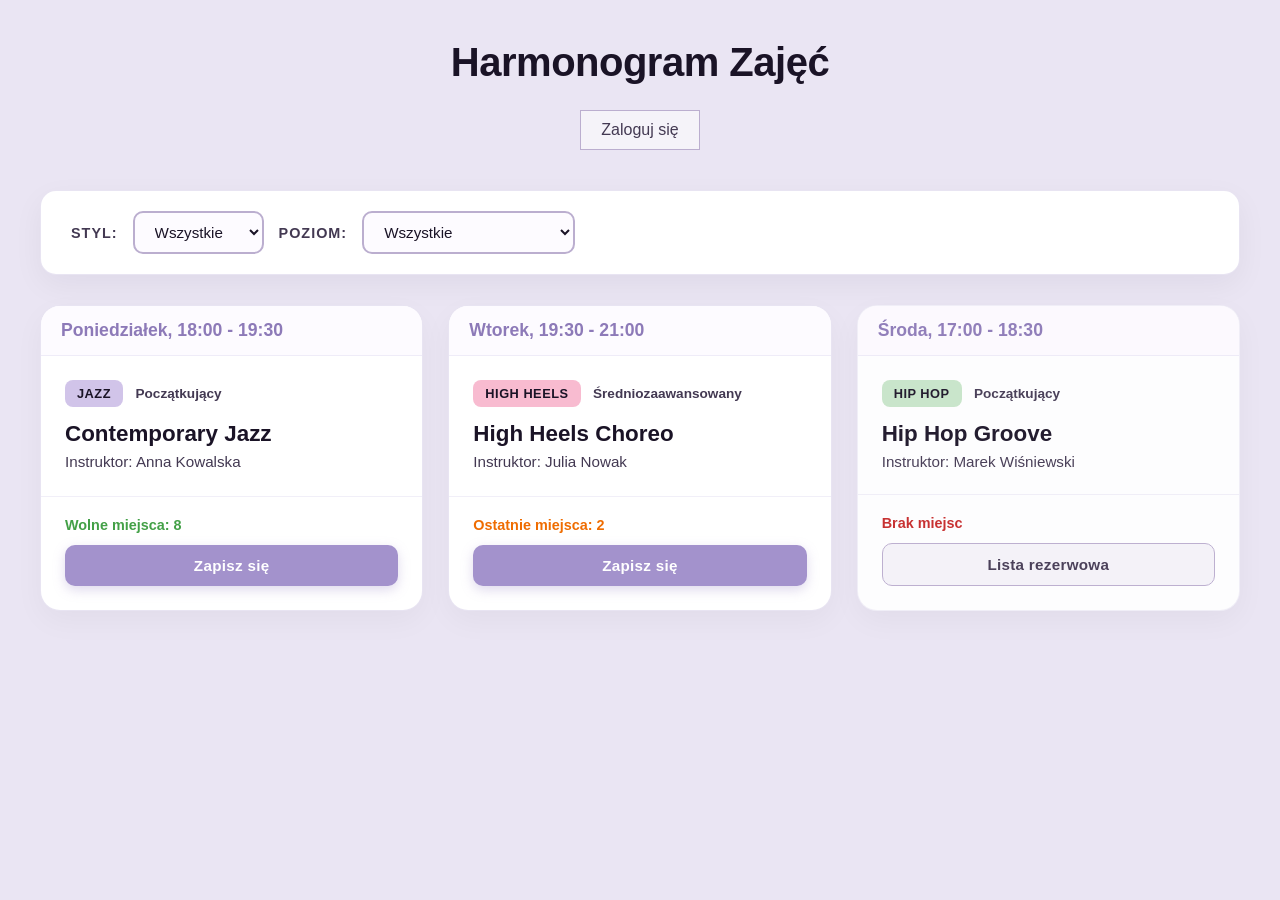
<file: frontend/index.html>
<!DOCTYPE html>
<html lang="pl">

<head>
    <meta charset="UTF-8">
    <meta name="viewport" content="width=device-width, initial-scale=1.0">
    <title>Harmonogram Zajęć - Szkoła Tańca</title>
    <link rel="stylesheet" href="style.css">
    <style>
        .header-container {
            display: flex;
            flex-direction: column;
            align-items: center;
            gap: 15px;
            margin-bottom: 40px;
        }

        #auth-nav {
            display: flex;
            align-items: center;
            gap: 15px;
        }

        .user-welcome {
            font-size: 1.05rem;
            font-weight: 600;
            color: var(--text-main);
        }

        #auth-nav .btn-secondary,
        #auth-nav button {
            width: auto;
            display: inline-block;
            padding: 10px 20px;
            text-decoration: none;
        }
    </style>
</head>

<body>

    <div class="container">
        <header class="header-container">
            <div>
                <h1>Harmonogram Zajęć</h1>
            </div>
            <div id="auth-nav">
                <a href="login.html" class="btn-secondary">Zaloguj się</a>
            </div>
        </header>

        <section class="filters-section">
            <label for="style-filter">Styl:</label>
            <select id="style-filter">
                <option value="all">Wszystkie</option>
                <option value="jazz">Jazz</option>
                <option value="high-heels">High Heels</option>
                <option value="hip-hop">Hip Hop</option>
            </select>

            <label for="level-filter">Poziom:</label>
            <select id="level-filter">
                <option value="all">Wszystkie</option>
                <option value="poczatkujacy">Początkujący</option>
                <option value="sredniozaawansowany">Średniozaawansowany</option>
            </select>
        </section>

        <main class="calendar-grid" id="calendar-container">
            <div class="dance-card">
                <div class="card-time">Poniedziałek, 18:00 - 19:30</div>
                <div class="card-info">
                    <span class="badge badge-jazz">Jazz</span>
                    <span class="level-text">Początkujący</span>
                    <h3>Contemporary Jazz</h3>
                    <p class="instructor-name">Instruktor: Anna Kowalska</p>
                </div>
                <div class="card-footer">
                    <div class="spots-status status-free">Wolne miejsca: 8</div>
                    <button class="btn-primary" onclick="bookClass(1)">Zapisz się</button>
                </div>
            </div>

            <div class="dance-card">
                <div class="card-time">Wtorek, 19:30 - 21:00</div>
                <div class="card-info">
                    <span class="badge badge-heels">High Heels</span>
                    <span class="level-text">Średniozaawansowany</span>
                    <h3>High Heels Choreo</h3>
                    <p class="instructor-name">Instruktor: Julia Nowak</p>
                </div>
                <div class="card-footer">
                    <div class="spots-status status-low">Ostatnie miejsca: 2</div>
                    <button class="btn-primary" onclick="bookClass(2)">Zapisz się</button>
                </div>
            </div>

            <div class="dance-card card-full">
                <div class="card-time">Środa, 17:00 - 18:30</div>
                <div class="card-info">
                    <span class="badge badge-hiphop">Hip Hop</span>
                    <span class="level-text">Początkujący</span>
                    <h3>Hip Hop Groove</h3>
                    <p class="instructor-name">Instruktor: Marek Wiśniewski</p>
                </div>
                <div class="card-footer">
                    <div class="spots-status status-full">Brak miejsc</div>
                    <button class="btn-secondary" disabled>Lista rezerwowa</button>
                </div>
            </div>
        </main>
    </div>

    <script>
        document.addEventListener("DOMContentLoaded", function () {
            const authNav = document.getElementById('auth-nav');
            const userId = localStorage.getItem('userId');
            const userName = localStorage.getItem('userName');

            if (userId && userName) {
                authNav.innerHTML = `
                    <span class="user-welcome">Cześć, ${userName}! 👋</span>
                    <button id="logout-btn" class="btn-secondary">Wyloguj się</button>
                `;

                document.getElementById('logout-btn').addEventListener('click', function () {
                    localStorage.clear();
                    window.location.reload();
                });
            }
        });

        function bookClass(classId) {
            const userId = localStorage.getItem('userId');

            if (!userId) {
                alert('Aby zapisać się na zajęcia, musisz się zalogować!');
                window.location.href = 'login.html';
                return;
            }

            alert(`Wysyłanie rezerwacji dla użytkownika ID: ${userId} na zajęcia ID: ${classId}`);
        }
    </script>
    <script src="script.js"></script>
</body>

</html>
</file>
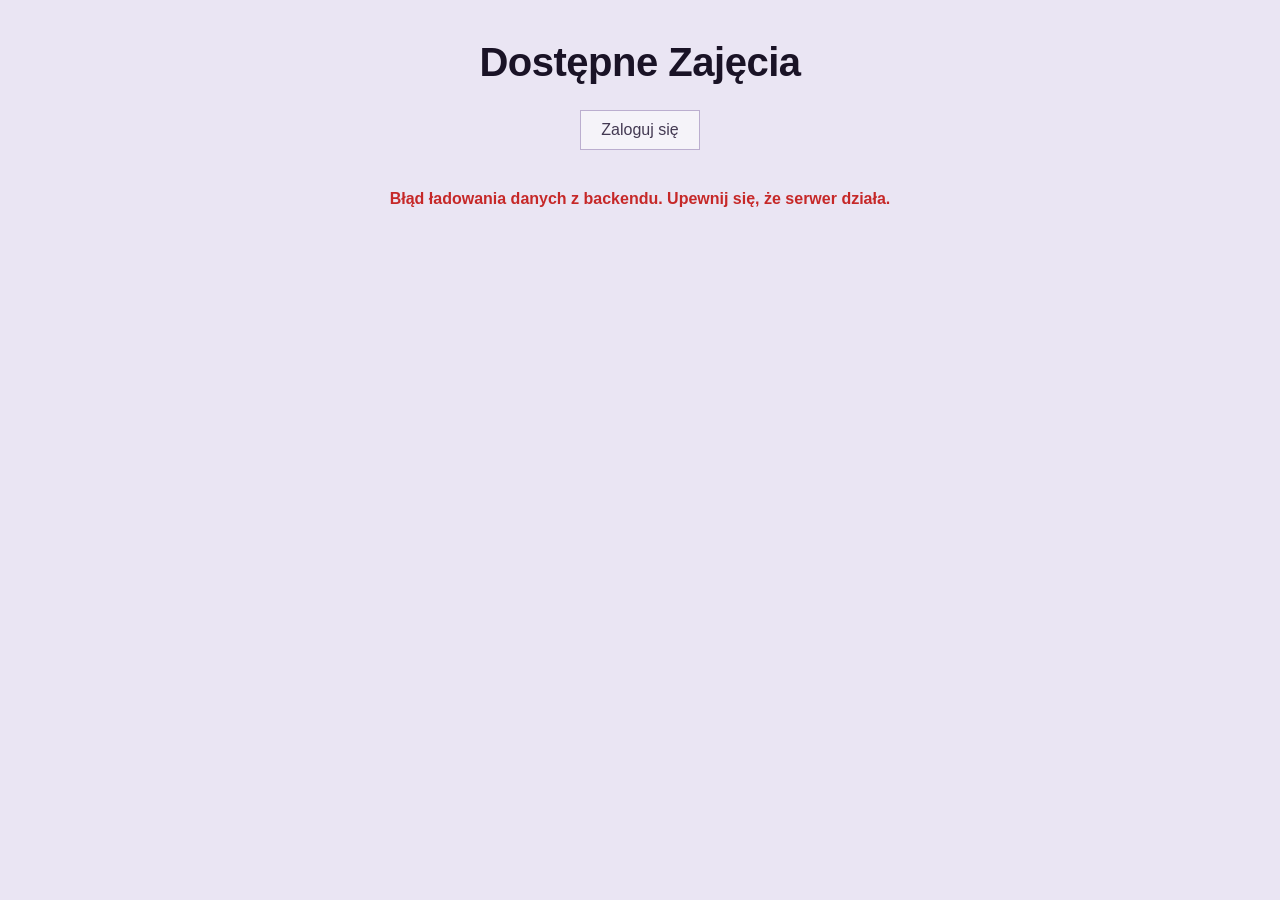
<file: frontend/classes.html>
<!DOCTYPE html>
<html lang="pl">

<head>
    <meta charset="UTF-8">
    <meta name="viewport" content="width=device-width, initial-scale=1.0">
    <title>Zajęcia - Szkoła Tańca</title>
    <link rel="stylesheet" href="style.css">
    <style>
        .header-container {
            display: flex;
            flex-direction: column;
            align-items: center;
            gap: 15px;
            margin-bottom: 40px;
        }

        #auth-nav {
            display: flex;
            align-items: center;
            gap: 15px;
        }

        .user-welcome {
            font-size: 1.05rem;
            font-weight: 600;
            color: var(--text-main);
        }

        #auth-nav .btn-secondary,
        #auth-nav button {
            width: auto;
            display: inline-block;
            padding: 10px 20px;
            text-decoration: none;
        }
    </style>
</head>

<body>

    <div class="container">
        <header class="header-container">
            <div>
                <h1>Dostępne Zajęcia</h1>
            </div>
            <div id="auth-nav">
                <a href="login.html" class="btn-secondary">Zaloguj się</a>
            </div>
        </header>

        <main class="calendar-grid" id="classes-container">
            <div style="text-align: center; grid-column: 1/-1; color: var(--text-muted); font-weight: 500;">
                Ładowanie zajęć з bazy danych...
            </div>
        </main>
    </div>

    <script>
        document.addEventListener("DOMContentLoaded", function () {
            checkAuth();
            loadClasses();
        });

        function checkAuth() {
            const authNav = document.getElementById('auth-nav');
            const userId = localStorage.getItem('userId');
            const userName = localStorage.getItem('userName');

            if (userId && userName) {
                authNav.innerHTML = `
                    <span class="user-welcome">Cześć, ${userName}! 👋</span>
                    <button id="logout-btn" class="btn-secondary">Wyloguj się</button>
                `;
                document.getElementById('logout-btn').addEventListener('click', function () {
                    localStorage.clear();
                    window.location.reload();
                });
            }
        }

        function loadClasses() {
            fetch('http://localhost:8080/api/classes')
                .then(response => {
                    if (!response.ok) throw new Error('Nie udało się pobrać zajęć.');
                    return response.json();
                })
                .then(classes => {
                    renderClasses(classes);
                })
                .catch(error => {
                    console.error(error);
                    document.getElementById('classes-container').innerHTML = `
                        <div style="text-align: center; grid-column: 1/-1; color: var(--status-full); font-weight: 700;">
                            Błąd ładowania danych z backendu. Upewnij się, że serwer działa.
                        </div>`;
                });
        }

        function renderClasses(classes) {
            const container = document.getElementById('classes-container');
            container.innerHTML = '';

            if (classes.length === 0) {
                container.innerHTML = '<div style="text-align: center; grid-column: 1/-1;">Brak zaplanowanych zajęć.</div>';
                return;
            }

            classes.forEach(c => {
                const card = document.createElement('div');
                card.className = 'dance-card';

                card.innerHTML = `
                    <div class="card-time">${c.dayOfWeek || 'Dzień'}, ${c.time || 'Godzina'}</div>
                    <div class="card-info">
                        <span class="badge badge-jazz">${c.style || 'Taniec'}</span>
                        <span class="level-text">${c.level || 'Poziom'}</span>
                        <h3>${c.name}</h3>
                        <p class="instructor-name">Instruktor: ${c.instructorName || 'Brak'}</p>
                    </div>
                    <div class="card-footer">
                        <div class="spots-status status-free">Dostępne miejsca: ${c.spotsAvailable}</div>
                        <button class="btn-primary" onclick="bookClass(${c.id})">Zarezerwuj</button>
                    </div>
                `;
                container.appendChild(card);
            });
        }

        function bookClass(classId) {
            const userId = localStorage.getItem('userId');

            if (!userId) {
                alert('Aby zarezerwować zajęcia, musisz się zalogować!');
                window.location.href = 'login.html';
                return;
            }

            fetch('http://localhost:8080/api/reservations', {
                method: 'POST',
                headers: {
                    'Content-Type': 'application/json'
                },
                body: JSON.stringify({
                    userId: parseInt(userId),
                    classId: parseInt(classId)
                })
            })
                .then(response => {
                    if (response.ok) {
                        alert('Rezerwacja udana!');
                        loadClasses();
                    } else {
                        throw new Error('Błąd podczas dokonywania rezerwacji.');
                    }
                })
                .catch(error => {
                    alert(error.message);
                });
        }
    </script>
</body>

</html>
</file>
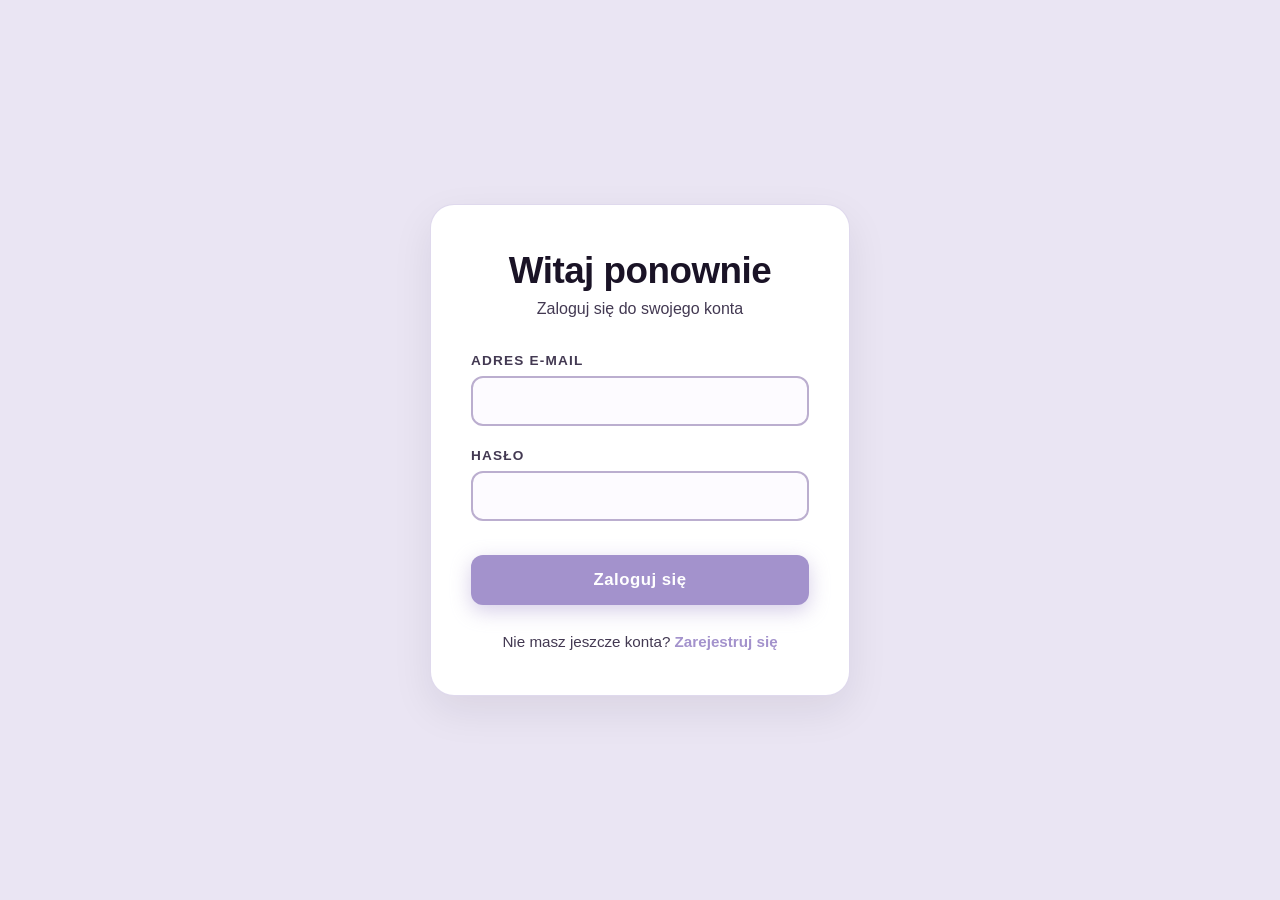
<file: frontend/login.html>
<!DOCTYPE html>
<html lang="pl">

<head>
    <meta charset="UTF-8">
    <meta name="viewport" content="width=device-width, initial-scale=1.0">
    <title>Logowanie - Szkoła Tańca</title>
    <style>
        * {
            margin: 0;
            padding: 0;
            box-sizing: border-box;
            font-family: 'Segoe UI', Helvetica, Arial, sans-serif;
        }

        :root {
            --bg-color: #EAE5F3;
            --card-bg: #FFFFFF;
            --primary-color: #A392CC;
            --primary-hover: #8D7AB8;
            --text-main: #1A1326;
            --text-muted: #433952;
            --input-border: #BBAECF;
        }

        body {
            background-color: var(--bg-color);
            color: var(--text-main);
            min-height: 100vh;
            display: flex;
            justify-content: center;
            align-items: center;
            padding: 20px;
            -webkit-font-smoothing: antialiased;
        }

        .auth-container {
            background-color: var(--card-bg);
            width: 100%;
            max-width: 420px;
            padding: 45px 40px;
            border-radius: 24px;
            box-shadow: 0 15px 40px rgba(26, 19, 38, 0.08);
            border: 1.5px solid rgba(163, 146, 204, 0.35);
        }

        .auth-header {
            text-align: center;
            margin-bottom: 35px;
        }

        .auth-header h1 {
            font-size: 2.3rem;
            font-weight: 600;
            letter-spacing: -0.5px;
            margin-bottom: 8px;
            color: var(--text-main);
        }

        .auth-header p {
            color: var(--text-muted);
            font-size: 1rem;
            font-weight: 500;
        }

        .form-group {
            display: flex;
            flex-direction: column;
            gap: 8px;
            margin-bottom: 22px;
        }

        .form-group label {
            font-size: 0.85rem;
            font-weight: 700;
            color: var(--text-muted);
            text-transform: uppercase;
            letter-spacing: 1.2px;
        }

        .form-group input {
            background-color: #FDFBFF;
            border: 2px solid var(--input-border);
            color: var(--text-main);
            padding: 14px 16px;
            border-radius: 12px;
            font-size: 1rem;
            font-weight: 500;
            outline: none;
            transition: all 0.25s ease;
            width: 100%;
        }

        .form-group input:focus {
            border-color: var(--primary-color);
            background-color: #FFFFFF;
            box-shadow: 0 0 0 4px rgba(163, 146, 204, 0.25);
        }

        .btn-submit {
            width: 100%;
            padding: 15px;
            border: none;
            border-radius: 12px;
            font-size: 1.05rem;
            font-weight: 700;
            cursor: pointer;
            background-color: var(--primary-color);
            color: #FFFFFF;
            box-shadow: 0 6px 20px rgba(163, 146, 204, 0.45);
            transition: all 0.2s ease;
            margin-top: 12px;
            letter-spacing: 0.5px;
        }

        .btn-submit:hover {
            background-color: var(--primary-hover);
            transform: translateY(-1px);
            box-shadow: 0 8px 24px rgba(163, 146, 204, 0.55);
        }

        .btn-submit:active {
            transform: translateY(1px);
        }

        .auth-footer {
            text-align: center;
            margin-top: 28px;
            font-size: 0.95rem;
            color: var(--text-muted);
            font-weight: 500;
        }

        .auth-footer a {
            color: var(--primary-color);
            text-decoration: none;
            font-weight: 700;
            transition: color 0.2s ease;
        }

        .auth-footer a:hover {
            color: var(--primary-hover);
            text-decoration: underline;
        }
    </style>
</head>

<body>

    <div class="auth-container">
        <header class="auth-header">
            <h1>Witaj ponownie</h1>
            <p>Zaloguj się do swojego konta</p>
        </header>

        <form id="login-form">
            <div class="form-group">
                <label for="login-email">Adres E-mail</label>
                <input type="email" id="login-email" required>
            </div>

            <div class="form-group">
                <label for="login-password">Hasło</label>
                <input type="password" id="login-password" required>
            </div>

            <button type="submit" class="btn-submit">Zaloguj się</button>
        </form>

        <footer class="auth-footer">
            Nie masz jeszcze konta? <a href="register.html">Zarejestruj się</a>
        </footer>
    </div>

    <script>
        document.getElementById('login-form').addEventListener('submit', function (e) {
            e.preventDefault();

            const email = document.getElementById('login-email').value;
            const password = document.getElementById('login-password').value;

            fetch('http://localhost:8080/api/users/login', { // Перевірте цей ендпоінт на бекенді
                method: 'POST',
                headers: {
                    'Content-Type': 'application/json'
                },
                body: JSON.stringify({
                    email: email,
                    password: password
                })
            })
                .then(response => {
                    if (response.ok) {
                        return response.json();
                    } else {
                        throw new Error('Nieprawidłowy email lub hasło.');
                    }
                })
                .then(user => {
                    
                    localStorage.setItem('userId', user.id);
                    localStorage.setItem('userName', user.name);
                    localStorage.setItem('userRole', user.role);

                    alert(`Witaj ponownie, ${user.name}!`);
                    window.location.href = 'index.html'; 
                })
                .catch(error => {
                    console.error('Błąd:', error);
                    alert(error.message);
                });
        });
    </script>
</body>

</html>
</file>
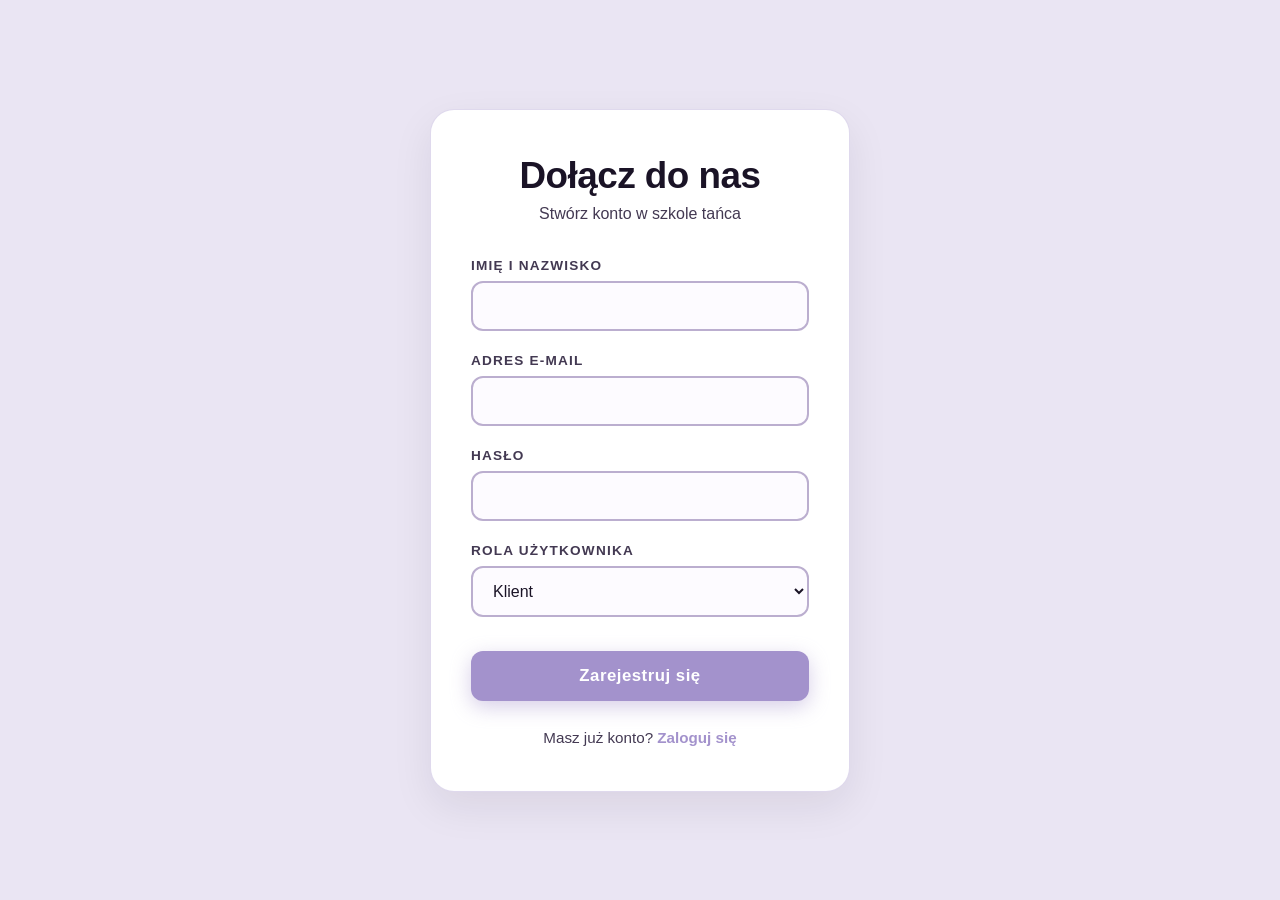
<file: frontend/register.html>
<!DOCTYPE html>
<html lang="pl">

<head>
    <meta charset="UTF-8">
    <meta name="viewport" content="width=device-width, initial-scale=1.0">
    <title>Rejestracja - Szkoła Tańca</title>
    <style>
        * {
            margin: 0;
            padding: 0;
            box-sizing: border-box;
            font-family: 'Segoe UI', Helvetica, Arial, sans-serif;
        }

        :root {
            --bg-color: #EAE5F3;
            /* Насичений пастельно-лавандовий фон */
            --card-bg: #FFFFFF;
            --primary-color: #A392CC;
            /* Яскрава, красива пастельна лаванда */
            --primary-hover: #8D7AB8;
            /* Глибокий бузковий для ефекту ховеру */
            --text-main: #1A1326;
            /* Чіткий, дуже темний чорничний колір тексту */
            --text-muted: #433952;
            /* Контрастний лавандово-сірий для підписів */
            --input-border: #BBAECF;
            /* Виразні лавандові межі полів */
            --error-color: #D65A5A;
            /* Яскравий червоно-рожевий для помилки */
        }

        body {
            background-color: var(--bg-color);
            color: var(--text-main);
            min-height: 100vh;
            display: flex;
            justify-content: center;
            align-items: center;
            padding: 20px;
            -webkit-font-smoothing: antialiased;
        }

        .auth-container {
            background-color: var(--card-bg);
            width: 100%;
            max-width: 420px;
            padding: 45px 40px;
            border-radius: 24px;
            box-shadow: 0 15px 40px rgba(26, 19, 38, 0.08);
            border: 1.5px solid rgba(163, 146, 204, 0.35);
        }

        .auth-header {
            text-align: center;
            margin-bottom: 35px;
        }

        .auth-header h1 {
            font-size: 2.3rem;
            font-weight: 600;
            letter-spacing: -0.5px;
            margin-bottom: 8px;
            color: var(--text-main);
        }

        .auth-header p {
            color: var(--text-muted);
            font-size: 1rem;
            font-weight: 500;
        }

        .form-group {
            display: flex;
            flex-direction: column;
            gap: 8px;
            margin-bottom: 22px;
        }

        .form-group label {
            font-size: 0.85rem;
            font-weight: 700;
            color: var(--text-muted);
            text-transform: uppercase;
            letter-spacing: 1.2px;
        }

        .form-group input,
        .form-group select {
            background-color: #FDFBFF;
            border: 2px solid var(--input-border);
            color: var(--text-main);
            padding: 14px 16px;
            border-radius: 12px;
            font-size: 1rem;
            font-weight: 500;
            outline: none;
            transition: all 0.25s ease;
            width: 100%;
        }

        .form-group input:focus,
        .form-group select:focus {
            border-color: var(--primary-color);
            background-color: #FFFFFF;
            box-shadow: 0 0 0 4px rgba(163, 146, 204, 0.25);
        }

        .error-message {
            color: var(--error-color);
            font-size: 0.85rem;
            font-weight: 700;
            margin-top: 5px;
            display: none;
        }

        .form-group.has-error input {
            border-color: var(--error-color);
            background-color: #FFF6F6;
        }

        .form-group.has-error .error-message {
            display: block;
        }

        .btn-submit {
            width: 100%;
            padding: 15px;
            border: none;
            border-radius: 12px;
            font-size: 1.05rem;
            font-weight: 700;
            cursor: pointer;
            background-color: var(--primary-color);
            color: #FFFFFF;
            box-shadow: 0 6px 20px rgba(163, 146, 204, 0.45);
            transition: all 0.2s ease;
            margin-top: 12px;
            letter-spacing: 0.5px;
        }

        .btn-submit:hover {
            background-color: var(--primary-hover);
            transform: translateY(-1px);
            box-shadow: 0 8px 24px rgba(163, 146, 204, 0.55);
        }

        .btn-submit:active {
            transform: translateY(1px);
        }

        .auth-footer {
            text-align: center;
            margin-top: 28px;
            font-size: 0.95rem;
            color: var(--text-muted);
            font-weight: 500;
        }

        .auth-footer a {
            color: var(--primary-color);
            text-decoration: none;
            font-weight: 700;
            transition: color 0.2s ease;
        }

        .auth-footer a:hover {
            color: var(--primary-hover);
            text-decoration: underline;
        }
    </style>
</head>

<body>

    <div class="auth-container">
        <header class="auth-header">
            <h1>Dołącz do nas</h1>
            <p>Stwórz konto w szkole tańca</p>
        </header>

        <form id="register-form" novalidate>
            <div class="form-group">
                <label for="reg-name">Imię i nazwisko</label>
                <input type="text" id="reg-name" required>
            </div>

            <div class="form-group">
                <label for="reg-email">Adres E-mail</label>
                <input type="email" id="reg-email" required>
            </div>

            <div class="form-group" id="password-group">
                <label for="reg-password">Hasło</label>
                <input type="password" id="reg-password" required>
                <div class="error-message">Hasło musi zawierać co najmniej 6 znaków.</div>
            </div>

            <div class="form-group">
                <label for="reg-role">Rola użytkownika</label>
                <select id="reg-role" required>
                    <option value="KLIENT">Klient</option>
                    <option value="INSTRUKTOR">Instruktor</option>
                </select>
            </div>

            <button type="submit" class="btn-submit">Zarejestruj się</button>
        </form>

        <footer class="auth-footer">
            Masz już konto? <a href="login.html">Zaloguj się</a>
        </footer>
    </div>

    <script>
        const form = document.getElementById('register-form');
        const passwordInput = document.getElementById('reg-password');
        const passwordGroup = document.getElementById('password-group');

        form.addEventListener('submit', function (e) {
            e.preventDefault();

           
            if (passwordInput.value.length < 6) {
                passwordGroup.classList.add('has-error');
                return;
            } else {
                passwordGroup.classList.remove('has-error');
            }

            
            const name = document.getElementById('reg-name').value;
            const email = document.getElementById('reg-email').value;
            const password = passwordInput.value;
            const role = document.getElementById('reg-role').value;

            
            fetch('http://localhost:8080/api/users', {
                method: 'POST',
                headers: {
                    'Content-Type': 'application/json'
                },
                body: JSON.stringify({
                    name: name,
                    email: email,
                    password: password,
                    role: role
                })
            })
                .then(response => {
                    if (response.ok) {
                        return response.json();
                    } else {
                        
                        throw new Error('Rejestracja nie powiodła się. Być może ten email jest już zajęty.');
                    }
                })
                .then(data => {
                    alert('Rejestracja pomyślna! Teraz możesz się zalogować.');
                    window.location.href = 'login.html'; 
                })
                .catch(error => {
                    console.error('Błąd:', error);
                    alert(error.message);
                });
        });

        
        passwordInput.addEventListener('input', function () {
            if (passwordInput.value.length >= 6) {
                passwordGroup.classList.remove('has-error');
            }
        });
    </script>
</body>

</html>
</file>
<file: frontend/style.css>
:root {
    --bg-color: #EAE5F3;
    --card-bg: #FFFFFF;
    --primary-color: #A392CC;
    --primary-hover: #8D7AB8;
    --text-main: #1A1326;
    --text-muted: #433952;
    --border-color: #BBAECF;

    --badge-jazz: #D1C4E9;
    --badge-heels: #F8BBD0;
    --badge-hiphop: #C8E6C9;

    --status-free: #43A047;
    --status-low: #EF6C00;
    --status-full: #C62828;
}

* {
    margin: 0;
    padding: 0;
    box-sizing: border-box;
    font-family: 'Segoe UI', Helvetica, Arial, sans-serif;
}

body {
    background-color: var(--bg-color);
    color: var(--text-main);
    padding: 40px 20px;
    -webkit-font-smoothing: antialiased;
}

.container {
    max-width: 1200px;
    margin: 0 auto;
}

header {
    text-align: center;
    margin-bottom: 40px;
}

header h1 {
    font-size: 2.5rem;
    font-weight: 600;
    letter-spacing: -0.5px;
    margin-bottom: 10px;
}

.filters-section {
    background-color: var(--card-bg);
    padding: 20px 30px;
    border-radius: 16px;
    box-shadow: 0 10px 30px rgba(26, 19, 38, 0.05);
    border: 1.5px solid rgba(163, 146, 204, 0.25);
    margin-bottom: 30px;
    display: flex;
    align-items: center;
    gap: 15px;
}

.filters-section label {
    font-size: 0.9rem;
    font-weight: 700;
    color: var(--text-muted);
    text-transform: uppercase;
    letter-spacing: 1px;
}

.filters-section select {
    background-color: #FDFBFF;
    border: 2px solid var(--border-color);
    color: var(--text-main);
    padding: 10px 16px;
    border-radius: 10px;
    font-size: 0.95rem;
    font-weight: 500;
    outline: none;
    transition: all 0.25s ease;
    cursor: pointer;
}

.filters-section select:focus {
    border-color: var(--primary-color);
    box-shadow: 0 0 0 3px rgba(163, 146, 204, 0.2);
}

.calendar-grid {
    display: grid;
    grid-template-columns: repeat(auto-fill, minmax(300px, 1fr));
    gap: 25px;
}

.dance-card {
    background-color: var(--card-bg);
    border-radius: 20px;
    border: 1.5px solid rgba(163, 146, 204, 0.25);
    box-shadow: 0 10px 30px rgba(26, 19, 38, 0.04);
    display: flex;
    flex-direction: column;
    overflow: hidden;
    transition: transform 0.2s ease, box-shadow 0.2s ease;
}

.dance-card:hover {
    transform: translateY(-4px);
    box-shadow: 0 15px 35px rgba(26, 19, 38, 0.08);
}

.card-time {
    background-color: #FDFBFF;
    padding: 14px 20px;
    font-weight: 700;
    font-size: 1.1rem;
    border-bottom: 1.5px solid rgba(163, 146, 204, 0.15);
    color: var(--primary-hover);
}

.card-info {
    padding: 24px;
    flex-grow: 1;
}

.badge {
    display: inline-block;
    padding: 6px 12px;
    border-radius: 8px;
    font-size: 0.8rem;
    font-weight: 700;
    text-transform: uppercase;
    letter-spacing: 0.5px;
    margin-right: 8px;
    color: var(--text-main);
}

.badge-jazz {
    background-color: var(--badge-jazz);
}

.badge-heels {
    background-color: var(--badge-heels);
}

.badge-hiphop {
    background-color: var(--badge-hiphop);
}

.level-text {
    font-size: 0.85rem;
    color: var(--text-muted);
    font-weight: 600;
}

.card-info h3 {
    font-size: 1.4rem;
    font-weight: 600;
    margin: 14px 0 6px 0;
}

.instructor-name {
    color: var(--text-muted);
    font-size: 0.95rem;
    font-weight: 500;
}

.card-footer {
    padding: 20px 24px 24px 24px;
    border-top: 1.5px solid rgba(163, 146, 204, 0.15);
    display: flex;
    flex-direction: column;
    gap: 12px;
}

.spots-status {
    font-size: 0.9rem;
    font-weight: 700;
}

.status-free {
    color: var(--status-free);
}

.status-low {
    color: var(--status-low);
}

.status-full {
    color: var(--status-full);
}

button {
    width: 100%;
    padding: 12px;
    border: none;
    border-radius: 10px;
    font-size: 0.95rem;
    font-weight: 700;
    cursor: pointer;
    transition: all 0.2s ease;
    letter-spacing: 0.3px;
}

.btn-primary {
    background-color: var(--primary-color);
    color: #FFFFFF;
    box-shadow: 0 4px 12px rgba(163, 146, 204, 0.35);
}

.btn-primary:hover {
    background-color: var(--primary-hover);
    box-shadow: 0 6px 16px rgba(163, 146, 204, 0.45);
}

.btn-secondary {
    background-color: #F5F3F9;
    color: var(--text-muted);
    border: 1.5px solid var(--border-color);
}

.btn-secondary:hover {
    background-color: #EAE5F3;
    color: var(--text-main);
}

.card-full {
    border-color: rgba(163, 146, 204, 0.15);
    opacity: 0.95;
}
</file>
